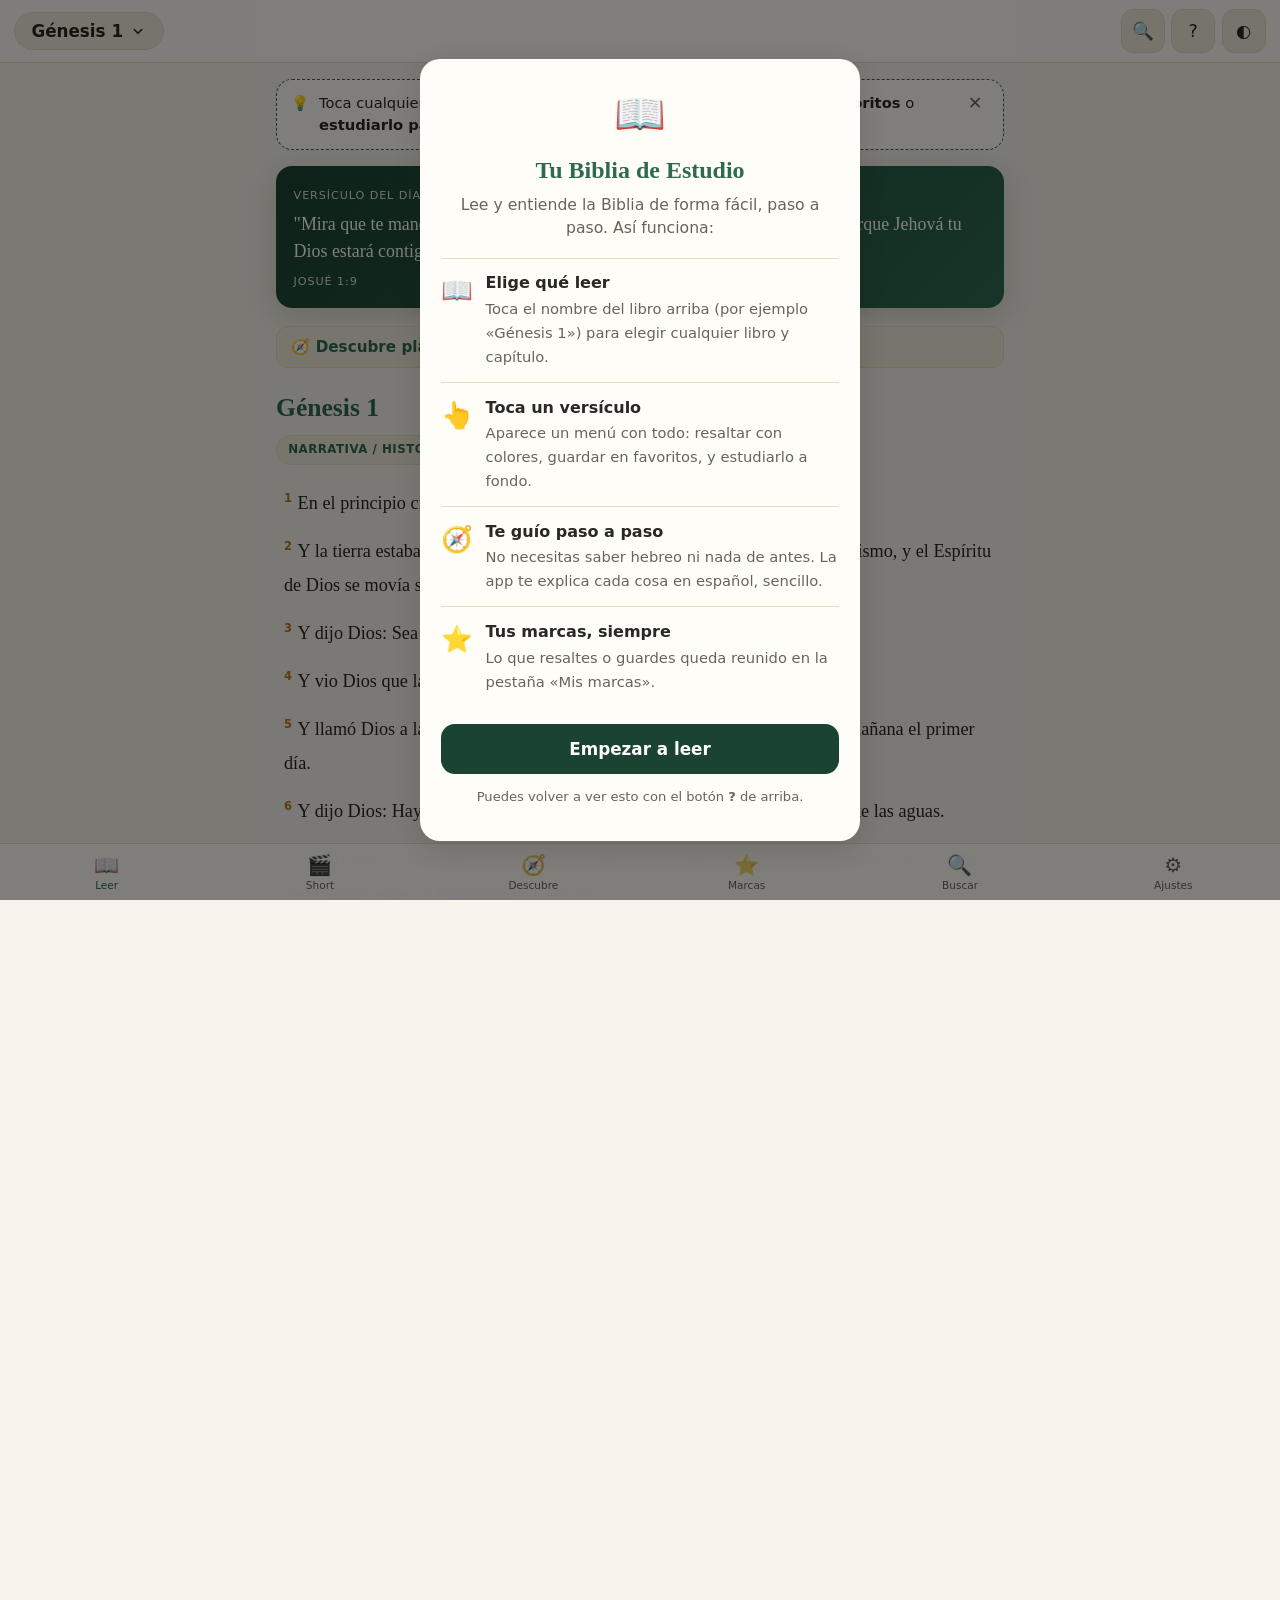
<file: index.html>
<!doctype html>
<html lang="es" data-theme="auto">
<head>
  <meta charset="utf-8" />
  <meta name="viewport" content="width=device-width, initial-scale=1, viewport-fit=cover" />
  <meta name="theme-color" content="#1b4332" />
  <meta name="description" content="Estudia la Biblia de forma sencilla: lee, resalta con colores, guarda favoritos, compara versiones y mira el hebreo original palabra por palabra." />
  <title>Biblia de Estudio</title>
  <link rel="manifest" href="manifest.webmanifest" />
  <link rel="icon" href="assets/icons/icon.svg" type="image/svg+xml" />
  <link rel="apple-touch-icon" href="assets/icons/icon-192.png" />
  <link rel="stylesheet" href="assets/css/app.css" />
</head>
<body>
  <!-- Barra superior -->
  <header class="topbar">
    <button id="btnNav" class="topbar__ref" aria-haspopup="dialog">
      <span id="refLabel">Génesis 1</span>
      <svg viewBox="0 0 24 24" class="chev" aria-hidden="true"><path d="M7 10l5 5 5-5" fill="none" stroke="currentColor" stroke-width="2" stroke-linecap="round" stroke-linejoin="round"/></svg>
    </button>
    <div class="topbar__right">
      <button id="btnFind" class="iconbtn" title="Buscar" aria-label="Buscar">🔍</button>
      <button id="btnHelp" class="iconbtn" title="¿Cómo se usa?" aria-label="Ayuda">?</button>
      <button id="btnTheme" class="iconbtn" title="Cambiar tema" aria-label="Cambiar tema">◐</button>
    </div>
  </header>

  <!-- Buscador rápido (desde cualquier pantalla) -->
  <div id="find" class="find" hidden>
    <div class="find__bar">
      <input id="findInput" type="search" placeholder="Versículo (Josué 1:9) o una palabra…" />
      <button class="short-ic" id="findClose" aria-label="Cerrar">✕</button>
    </div>
    <div class="find__results" id="findResults"></div>
  </div>

  <!-- Bienvenida / ¿Cómo se usa? -->
  <div id="welcome" class="welcome" hidden>
    <div class="welcome__card" role="dialog" aria-label="Bienvenida">
      <div id="welcomeBody"></div>
    </div>
  </div>

  <!-- Vistas -->
  <main id="app">
    <section id="view-read" class="view is-active"></section>
    <section id="view-short" class="view"></section>
    <section id="view-discover" class="view"></section>
    <section id="view-marks" class="view"></section>
    <section id="view-search" class="view"></section>
    <section id="view-settings" class="view"></section>
  </main>

  <!-- Navegación inferior -->
  <nav class="tabbar">
    <button class="tab is-active" data-view="read"><span class="tab__i">📖</span><span>Leer</span></button>
    <button class="tab" data-view="short"><span class="tab__i">🎬</span><span>Short</span></button>
    <button class="tab" data-view="discover"><span class="tab__i">🧭</span><span>Descubre</span></button>
    <button class="tab" data-view="marks"><span class="tab__i">⭐</span><span>Marcas</span></button>
    <button class="tab" data-view="search"><span class="tab__i">🔍</span><span>Buscar</span></button>
    <button class="tab" data-view="settings"><span class="tab__i">⚙️</span><span>Ajustes</span></button>
  </nav>

  <!-- Selector de libro/capítulo -->
  <div id="navigator" class="sheet" hidden>
    <div class="sheet__backdrop" data-close></div>
    <div class="sheet__panel" role="dialog" aria-label="Elegir libro y capítulo">
      <div class="sheet__grip"></div>
      <div class="sheet__head">
        <strong id="navTitle">Libros</strong>
        <button class="iconbtn" data-close aria-label="Cerrar">✕</button>
      </div>
      <div class="sheet__tabs">
        <button class="pill is-active" data-test="AT">Antiguo Testamento</button>
        <button class="pill" data-test="NT">Nuevo Testamento</button>
      </div>
      <div id="navBody" class="sheet__body"></div>
    </div>
  </div>

  <!-- Menú de acciones del versículo (el centro de todo) -->
  <div id="verse" class="sheet" hidden>
    <div class="sheet__backdrop" data-close></div>
    <div class="sheet__panel sheet__panel--actions" role="dialog" aria-label="Acciones del versículo">
      <div class="sheet__grip"></div>
      <div id="verseHead" class="verse-head"></div>
      <div class="swatches" id="swatches"></div>
      <div class="actions" id="verseActions"></div>
    </div>
  </div>

  <!-- Panel genérico (hebreo del versículo / comparar) -->
  <div id="panel" class="sheet" hidden>
    <div class="sheet__backdrop" data-close></div>
    <div class="sheet__panel" role="dialog" aria-label="Detalle">
      <div class="sheet__grip"></div>
      <div class="sheet__head">
        <strong id="panelTitle">Detalle</strong>
        <button class="iconbtn" data-close aria-label="Cerrar">✕</button>
      </div>
      <div id="panelBody" class="sheet__body"></div>
    </div>
  </div>

  <!-- Estudio de palabra (diccionario Strong) -->
  <div id="word" class="sheet" hidden>
    <div class="sheet__backdrop" data-close></div>
    <div class="sheet__panel sheet__panel--word" role="dialog" aria-label="Estudio de palabra">
      <div class="sheet__grip"></div>
      <div class="sheet__head">
        <strong>Estudio de palabra</strong>
        <button class="iconbtn" data-close aria-label="Cerrar">✕</button>
      </div>
      <div id="wordBody" class="sheet__body"></div>
    </div>
  </div>

  <div id="toast" class="toast" hidden></div>

  <script type="module" src="assets/js/app.js"></script>
</body>
</html>
</file>
<file: assets/css/app.css>
/* ============================================================
   Biblia de Estudio — estilos (rediseño simple y táctil)
   ============================================================ */
:root {
  --bg: #f7f3ea;
  --surface: #fffdf8;
  --surface-2: #f0ead9;
  --text: #2b2724;
  --text-soft: #6b6358;
  --line: #e4dcc9;
  --accent: #1b4332;
  --accent-soft: #2d6a4f;
  --accent-ink: #ffffff;
  --gold: #b7791f;
  --hebrew: #7a3e12;
  --strong: #9a7b4f;
  --shadow: 0 8px 30px rgba(40, 30, 10, .16);
  --radius: 16px;
  --maxw: 760px;
  --fs-read: 1.14rem;
  --ff-read: "Iowan Old Style", "Palatino Linotype", Palatino, "Georgia", serif;
  --ff-ui: system-ui, -apple-system, "Segoe UI", Roboto, sans-serif;
  --ff-heb: "SBL Hebrew", "Ezra SIL", "Taamey Frank CLM", "Times New Roman", "David", serif;
  /* resaltados (translúcidos: lucen bien en claro y oscuro) */
  --hl-amarillo: rgba(250, 204, 21, .40);
  --hl-verde:    rgba(74, 222, 128, .34);
  --hl-azul:     rgba(96, 165, 250, .34);
  --hl-rosa:     rgba(244, 114, 182, .34);
  --hl-naranja:  rgba(251, 146, 60, .38);
}
:root[data-theme="dark"] {
  --bg: #15130f; --surface: #1e1b16; --surface-2: #272219;
  --text: #ece6da; --text-soft: #a69f90; --line: #322c22;
  --accent: #2d6a4f; --accent-soft: #52b788; --accent-ink: #f3fff8;
  --gold: #d9a441; --hebrew: #e0b483; --strong: #c3a677;
  --shadow: 0 8px 30px rgba(0, 0, 0, .55);
  --hl-amarillo: rgba(250, 204, 21, .30);
  --hl-verde:    rgba(74, 222, 128, .26);
  --hl-azul:     rgba(96, 165, 250, .28);
  --hl-rosa:     rgba(244, 114, 182, .28);
  --hl-naranja:  rgba(251, 146, 60, .30);
}
@media (prefers-color-scheme: dark) {
  :root[data-theme="auto"] {
    --bg: #15130f; --surface: #1e1b16; --surface-2: #272219;
    --text: #ece6da; --text-soft: #a69f90; --line: #322c22;
    --accent: #2d6a4f; --accent-soft: #52b788; --accent-ink: #f3fff8;
    --gold: #d9a441; --hebrew: #e0b483; --strong: #c3a677;
    --shadow: 0 8px 30px rgba(0, 0, 0, .55);
    --hl-amarillo: rgba(250,204,21,.30); --hl-verde: rgba(74,222,128,.26);
    --hl-azul: rgba(96,165,250,.28); --hl-rosa: rgba(244,114,182,.28);
    --hl-naranja: rgba(251,146,60,.30);
  }
}

* { box-sizing: border-box; -webkit-tap-highlight-color: transparent; }
html, body { margin: 0; padding: 0; }
/* con un panel abierto, el fondo no se desplaza */
html.locked, html.locked body { overflow: hidden; height: 100%; }
body {
  background: var(--bg); color: var(--text);
  font-family: var(--ff-ui); line-height: 1.5;
  -webkit-text-size-adjust: 100%; overflow-x: hidden;
}
button { font-family: inherit; cursor: pointer; color: inherit; }

/* ---------- Barra superior ---------- */
.topbar {
  position: sticky; top: 0; z-index: 30;
  display: flex; align-items: center; justify-content: space-between; gap: .5rem;
  padding: calc(env(safe-area-inset-top) + .55rem) .9rem .55rem;
  background: color-mix(in srgb, var(--surface) 92%, transparent);
  backdrop-filter: saturate(1.3) blur(10px);
  border-bottom: 1px solid var(--line);
}
.topbar__ref {
  display: inline-flex; align-items: center; gap: .35rem;
  background: var(--surface-2); border: 1px solid var(--line); border-radius: 999px;
  padding: .5rem 1rem; font-size: 1.05rem; font-weight: 700;
}
.chev { width: 18px; height: 18px; }
.topbar__right { display: flex; gap: .4rem; }

/* Bienvenida / ¿Cómo se usa? */
.welcome { position: fixed; inset: 0; z-index: 70; display: flex; align-items: center; justify-content: center;
  background: rgba(0,0,0,.5); padding: 1rem; animation: fade .2s; }
.welcome[hidden] { display: none; }
.welcome__card { width: 100%; max-width: 440px; max-height: 90vh; overflow-y: auto;
  background: var(--surface); border-radius: 20px; box-shadow: var(--shadow);
  padding: 1.5rem 1.3rem calc(1.3rem + env(safe-area-inset-bottom)); animation: slideup .3s cubic-bezier(.2,.9,.2,1); }
.wc-hero { text-align: center; margin-bottom: 1.1rem; }
.wc-hero__i { font-size: 2.6rem; }
.wc-hero h2 { font-family: var(--ff-read); font-size: 1.5rem; color: var(--accent-soft); margin: .4rem 0 .3rem; }
.wc-hero p { color: var(--text-soft); margin: 0; font-size: .98rem; line-height: 1.5; }
.wc-step { display: flex; gap: .8rem; align-items: flex-start; padding: .8rem 0; border-top: 1px solid var(--line); }
.wc-step__i { font-size: 1.6rem; flex: none; width: 2rem; text-align: center; }
.wc-step__t b { display: block; font-size: 1rem; margin-bottom: .1rem; }
.wc-step__t span { color: var(--text-soft); font-size: .92rem; line-height: 1.45; }
.wc-go { width: 100%; margin-top: 1.1rem; background: var(--accent); color: var(--accent-ink);
  border: none; border-radius: 14px; padding: .95rem; font-size: 1.05rem; font-weight: 700; }
.wc-skip { display: block; margin: .7rem auto 0; background: none; border: none; color: var(--text-soft); font-size: .9rem; }
.iconbtn {
  min-width: 44px; height: 44px; padding: 0 .6rem;
  display: inline-flex; align-items: center; justify-content: center;
  background: var(--surface-2); border: 1px solid var(--line); border-radius: 12px;
  font-size: 1.1rem;
}

/* ---------- Vistas ---------- */
main#app { max-width: var(--maxw); margin: 0 auto; padding-bottom: 92px; }
.view { display: none; padding: 1rem 1rem 0; animation: fade .25s ease; }
.view.is-active { display: block; }
@keyframes fade { from { opacity: 0; transform: translateY(6px); } to { opacity: 1; transform: none; } }

/* ---------- Lectura ---------- */
.chapter-title { font-family: var(--ff-read); font-size: 1.6rem; color: var(--accent-soft); margin: .3rem 0 .5rem; }
.bookbar { display: flex; align-items: center; gap: .5rem; flex-wrap: wrap; margin: 0 0 1rem; }
.bookbar__genre { font-size: .74rem; font-weight: 700; text-transform: uppercase; letter-spacing: .04em;
  color: var(--accent-soft); background: var(--surface-2); border: 1px solid var(--line); border-radius: 999px; padding: .3rem .7rem; }
.bookbar__about { font-size: .85rem; font-weight: 600; color: var(--accent-soft); background: none; border: none; padding: .3rem .2rem; }
.bi-genre-name { font-family: var(--ff-read); font-size: 1.3rem; color: var(--hebrew); margin-bottom: .3rem; }
.bookintro__genre { margin-bottom: 1rem; }
.bi-facts { display: flex; flex-direction: column; gap: .4rem; margin: .4rem 0 1rem; }
.bi-fact { display: flex; justify-content: space-between; gap: 1rem; border-bottom: 1px solid var(--line); padding-bottom: .4rem; }
.bi-fact span { color: var(--text-soft); font-size: .88rem; }
.bi-fact b { text-align: right; font-size: .92rem; }
.bi-outline { margin: .3rem 0 0; padding-left: 1.1rem; }
.bi-outline li { font-size: .98rem; line-height: 1.5; margin-bottom: .25rem; }
.occ-key { border: 1px solid var(--line); background: var(--surface-2); color: var(--accent-soft);
  border-radius: 10px; padding: .55rem .8rem; font-size: .95rem; font-weight: 700; }
.verse {
  position: relative;
  font-family: var(--ff-read); font-size: var(--fs-read); line-height: 1.85;
  margin: 0 0 .1rem; padding: .4rem .5rem; border-radius: 10px;
  scroll-margin-top: 84px; cursor: pointer; transition: background .15s;
}
.verse:active { background: var(--surface-2); }
.verse.is-hl { outline: none; }
.verse.hl-amarillo { background: var(--hl-amarillo); }
.verse.hl-verde { background: var(--hl-verde); }
.verse.hl-azul { background: var(--hl-azul); }
.verse.hl-rosa { background: var(--hl-rosa); }
.verse.hl-naranja { background: var(--hl-naranja); }
.verse.flash { animation: flash 1.4s ease; }
@keyframes flash { 0%,100%{ background: transparent; } 30%{ background: color-mix(in srgb, var(--gold) 26%, transparent); } }
.verse__n { font-family: var(--ff-ui); font-size: .72rem; font-weight: 800; color: var(--gold);
  vertical-align: super; margin-inline-end: .35rem; }
.verse__fav { color: var(--gold); margin-inline-start: .3rem; font-size: .85rem; }

/* consejo inicial */
.tip { display: flex; gap: .6rem; align-items: flex-start;
  background: var(--surface); border: 1px dashed var(--accent-soft); border-radius: var(--radius);
  padding: .8rem .9rem; margin-bottom: 1rem; font-size: .92rem; }
.tip button { margin-inline-start: auto; background: none; border: none; color: var(--text-soft); font-size: 1.1rem; }

/* versículo del día */
.daily { background: linear-gradient(135deg, var(--accent), var(--accent-soft)); color: var(--accent-ink);
  border-radius: var(--radius); padding: 1rem 1.1rem; margin-bottom: 1.1rem; box-shadow: var(--shadow); cursor: pointer; }
.daily small { opacity: .85; text-transform: uppercase; letter-spacing: .08em; font-size: .7rem; }
.daily p { font-family: var(--ff-read); font-size: 1.12rem; margin: .3rem 0 .2rem; }

.disc-cta { width: 100%; text-align: left; background: var(--surface-2); border: 1px solid var(--line);
  border-radius: 12px; padding: .7rem .9rem; margin-bottom: 1rem; color: var(--accent-soft); font-weight: 600; font-size: .95rem; }
.disc-cta:active { background: var(--surface); }

/* paginador de capítulo */
.pager { display: flex; justify-content: space-between; gap: .6rem; margin: 1.4rem 0 .5rem; }
.pager button { flex: 1; background: var(--surface-2); border: 1px solid var(--line);
  border-radius: 12px; padding: .7rem; font-weight: 600; font-size: .95rem; }
.pager button:disabled { opacity: .4; }

/* interlineal de un versículo (en panel) */
.iln__es { font-family: var(--ff-read); font-size: 1.05rem; color: var(--text-soft); margin: 0 0 .7rem;
  padding-bottom: .7rem; border-bottom: 1px solid var(--line); }
.iln__heb { direction: rtl; text-align: right; display: flex; flex-wrap: wrap; gap: .2rem .55rem; }
.hw { display: inline-flex; flex-direction: column; align-items: center; gap: 1px;
  padding: .25rem .35rem; border-radius: 10px; background: var(--surface-2); border: 1px solid var(--line); }
.hw:active { background: var(--accent); }
.hw__h { font-family: var(--ff-heb); font-size: 1.75rem; color: var(--hebrew); line-height: 1.35; }
.hw__s { font-family: var(--ff-ui); font-size: .62rem; color: var(--strong); direction: ltr; }
.iln__hint { margin-top: .9rem; color: var(--text-soft); font-size: .85rem; text-align: center; }

/* ---- Guía de estudio paso a paso ---- */
.study-intro { color: var(--text-soft); font-size: .95rem; margin: .4rem 0 1rem; line-height: 1.5; }
.explainer { background: var(--surface-2); border: 1px solid var(--line); border-radius: 12px; margin-bottom: 1rem; }
.explainer summary { cursor: pointer; padding: .8rem .9rem; font-weight: 700; color: var(--accent-soft); list-style: none; }
.explainer summary::-webkit-details-marker { display: none; }
.explainer__b { padding: 0 .9rem .6rem; }
.explainer__b p { font-size: .92rem; line-height: 1.55; margin: .5rem 0; color: var(--text); }
.step { border: 1px solid var(--line); border-radius: 14px; margin-bottom: .7rem; overflow: hidden; background: var(--surface); }
.step[open] { box-shadow: var(--shadow); }
.step > summary { cursor: pointer; display: flex; align-items: center; gap: .7rem; padding: .8rem .85rem; list-style: none; background: var(--surface-2); }
.step > summary::-webkit-details-marker { display: none; }
.step__n { flex: none; width: 30px; height: 30px; border-radius: 50%; background: var(--accent); color: var(--accent-ink);
  display: inline-flex; align-items: center; justify-content: center; font-weight: 800; font-size: .95rem; }
.step__tt { flex: 1; display: flex; flex-direction: column; line-height: 1.2; }
.step__tt b { font-size: 1rem; }
.step__tt small { color: var(--text-soft); font-size: .8rem; }
.step__chev { color: var(--text-soft); transition: transform .2s; }
.step[open] .step__chev { transform: rotate(180deg); }
.step__b { padding: .9rem .85rem 1rem; }
.step-q { font-size: .96rem; line-height: 1.55; color: var(--text); margin: 0 0 .7rem; }
.note { margin-top: .4rem; }
.note__lab { font-size: .78rem; color: var(--text-soft); font-weight: 700; margin-bottom: .3rem; }
.note__ta { width: 100%; border: 1px solid var(--line); border-radius: 10px; background: var(--surface-2);
  color: var(--text); font-family: var(--ff-ui); font-size: 1rem; padding: .6rem .7rem; resize: vertical; line-height: 1.5; }
.note__ta:focus { outline: 2px solid var(--accent-soft); outline-offset: 1px; }
.legend { font-size: .85rem; color: var(--text-soft); background: var(--surface-2); border: 1px dashed var(--line);
  border-radius: 10px; padding: .5rem .7rem; margin-bottom: .7rem; line-height: 1.5; }
.step-actions { display: grid; grid-template-columns: 1fr 1fr; gap: .6rem; margin-top: .3rem; }
.step-note { font-size: .85rem; line-height: 1.5; color: var(--text); background: color-mix(in srgb, var(--gold) 12%, transparent);
  border: 1px solid color-mix(in srgb, var(--gold) 40%, transparent); border-radius: 10px; padding: .55rem .7rem; margin: .8rem 0 0; }

/* etiquetas del diccionario de palabra */
.wlab { font-size: .72rem; text-transform: uppercase; letter-spacing: .06em; color: var(--text-soft); margin-top: .6rem; }
.wcode { background: var(--surface-2); border: 1px solid var(--line); border-radius: 12px; padding: .6rem .75rem; margin-bottom: .9rem; }
.wcode__top { display: flex; align-items: center; gap: .5rem; margin-bottom: .3rem; }
.wcode__badge { font-size: .82rem; font-weight: 800; color: var(--gold); background: var(--surface); border: 1px solid var(--line); border-radius: 999px; padding: .15rem .6rem; }
.wcode__t { font-weight: 700; font-size: .9rem; }
.wcode p { margin: 0; font-size: .88rem; line-height: 1.5; }

/* estudiar palabra por palabra (en panel) */
.study-es { font-family: var(--ff-read); font-size: 1.08rem; line-height: 1.6; color: var(--text);
  background: var(--surface-2); border: 1px solid var(--line); border-radius: 12px; padding: .7rem .85rem; }
.sw-list { display: flex; flex-direction: column; gap: .5rem; }
.sw-word { display: flex; align-items: center; gap: .8rem; background: var(--surface);
  border: 1px solid var(--line); border-radius: 12px; padding: .55rem .7rem; cursor: pointer; transition: background .15s; }
.sw-word:active { background: var(--surface-2); }
.sw-word__heb { font-family: var(--ff-heb); font-size: 2rem; color: var(--hebrew); direction: rtl;
  min-width: 92px; text-align: center; flex: none; line-height: 1.25; }
.sw-word__grk { font-family: var(--ff-read); font-size: 1.5rem; color: var(--hebrew); direction: ltr;
  min-width: 92px; text-align: center; flex: none; line-height: 1.3; }
.wh__h--grk { font-family: var(--ff-read); font-size: 2.2rem; }
.cmp-row__t.grk { direction: ltr; text-align: left; font-family: var(--ff-read); font-size: 1.18rem; color: var(--hebrew); line-height: 1.5; }
.sw-word__mid { flex: 1; min-width: 0; display: flex; flex-direction: column; gap: 1px; }
.sw-word__translit { font-size: .8rem; color: var(--text-soft); font-style: italic; }
.sw-word__mean { font-size: 1.02rem; color: var(--text); line-height: 1.35; }
.sw-word__mean b { font-weight: 700; }
.sw-word__more { display: block; font-size: .82rem; color: var(--text-soft); margin-top: 1px; }
.sw-word__mean .en { color: var(--text-soft); font-size: .8rem; }
.sw-word__code { font-size: .72rem; font-weight: 800; color: var(--gold); flex: none; white-space: nowrap; }

/* comparar (en panel) */
.cmp-row { margin-bottom: .9rem; border: 1px solid var(--line); border-radius: 12px; overflow: hidden; }
.cmp-row__h { background: var(--surface-2); padding: .45rem .8rem; font-weight: 700; font-size: .85rem;
  display: flex; justify-content: space-between; align-items: center; }
.cmp-row__h small { color: var(--text-soft); font-weight: 500; }
.cmp-row__t { padding: .6rem .8rem; font-family: var(--ff-read); font-size: 1.02rem; line-height: 1.6; }
.cmp-row__t.rtl { direction: rtl; text-align: right; font-family: var(--ff-heb); font-size: 1.4rem; color: var(--hebrew); }
.cmp-sel-h { font-size: .74rem; text-transform: uppercase; letter-spacing: .06em; color: var(--text-soft); margin: 1.2rem 0 .55rem; }
.cmp-add { margin: .2rem 0 .4rem; }
.cmp-add summary { cursor: pointer; color: var(--accent-soft); font-weight: 700; padding: .55rem 0; list-style: none; font-size: .9rem; }
.cmp-add summary::-webkit-details-marker { display: none; }
.cmp-row__h b { color: var(--accent-soft); text-transform: uppercase; font-size: .78rem; letter-spacing: .04em; }
.cmp-pick { display: flex; flex-wrap: wrap; gap: .45rem; padding: .1rem 0 .6rem; }
.vchip { border: 1px solid var(--line); background: var(--surface-2); border-radius: 999px;
  padding: .5rem .85rem; font-size: .88rem; display: inline-flex; align-items: center; gap: .35rem; }
.vchip small { color: var(--text-soft); font-size: .76rem; }
.vchip.on { background: var(--accent); color: var(--accent-ink); border-color: var(--accent); }
.vchip.on small { color: var(--accent-ink); opacity: .85; }
.vchip__c { font-weight: 800; }

/* ---------- Buscar ---------- */
.search-box { display: flex; gap: .5rem; margin-bottom: 1rem; }
.search-box input { flex: 1; font-size: 1rem; padding: .8rem .9rem; border-radius: 12px;
  border: 1px solid var(--line); background: var(--surface); color: var(--text); }
.result { border-bottom: 1px solid var(--line); padding: .8rem .2rem; cursor: pointer; }
.result__ref { font-weight: 700; color: var(--accent-soft); font-size: .85rem; }
.result__t { font-family: var(--ff-read); font-size: 1rem; }
.result mark, .cmp-row__t mark { background: color-mix(in srgb, var(--gold) 38%, transparent); color: inherit; border-radius: 3px; }

/* ---------- Mis marcas ---------- */
.seg { display: inline-flex; background: var(--surface-2); border: 1px solid var(--line); border-radius: 12px; overflow: hidden; }
.seg button { border: none; background: transparent; padding: .5rem .9rem; font-size: .92rem; font-weight: 600; color: var(--text); }
.seg button.is-active { background: var(--accent); color: var(--accent-ink); }
.mark { display: flex; gap: .7rem; align-items: flex-start; padding: .8rem .2rem; border-bottom: 1px solid var(--line); cursor: pointer; }
.mark__dot { width: 14px; height: 14px; border-radius: 50%; margin-top: .35rem; flex: none; border: 1px solid rgba(0,0,0,.1); }
.mark__body { flex: 1; min-width: 0; }
.mark__ref { font-weight: 700; color: var(--accent-soft); font-size: .86rem; }
.mark__t { font-family: var(--ff-read); font-size: 1rem; overflow: hidden; display: -webkit-box; -webkit-line-clamp: 2; -webkit-box-orient: vertical; }
.mark__x { background: none; border: none; color: var(--text-soft); font-size: 1.2rem; padding: 0 .3rem; }
.empty { text-align: center; color: var(--text-soft); padding: 3rem 1rem; }
.empty__i { font-size: 2.4rem; display: block; margin-bottom: .5rem; }

/* ---------- Ajustes ---------- */
.card { background: var(--surface); border: 1px solid var(--line); border-radius: var(--radius); padding: 1rem; margin-bottom: 1rem; }
.card h3 { margin: 0 0 .6rem; font-size: 1rem; }
.row { display: flex; align-items: center; justify-content: space-between; gap: 1rem; padding: .6rem 0; border-top: 1px solid var(--line); }
.row:first-of-type { border-top: none; }
.muted { color: var(--text-soft); font-size: .88rem; }

/* ---------- Pestañas inferiores ---------- */
.tabbar {
  position: fixed; left: 0; right: 0; bottom: 0; z-index: 30;
  display: grid; grid-template-columns: repeat(6, 1fr);
  background: color-mix(in srgb, var(--surface) 95%, transparent);
  backdrop-filter: blur(10px); border-top: 1px solid var(--line);
  padding-bottom: env(safe-area-inset-bottom);
}
.tab { border: none; background: transparent; color: var(--text-soft);
  display: flex; flex-direction: column; align-items: center; gap: 2px; padding: .55rem 0; font-size: .66rem; position: relative; }
.tab.is-active { color: var(--accent-soft); }
.tab__i { font-size: 1.25rem; filter: grayscale(.3); }
.tab.is-active .tab__i { filter: none; }
.tab__badge { position: absolute; top: .25rem; right: calc(50% - 22px);
  background: var(--gold); color: #fff; font-size: .6rem; font-weight: 700;
  min-width: 15px; height: 15px; border-radius: 999px; padding: 0 3px;
  display: inline-flex; align-items: center; justify-content: center; }

/* ---------- Memorizar (juego + racha) ---------- */
.mem-cta { width: 100%; display: flex; align-items: center; gap: .8rem; text-align: left;
  background: linear-gradient(135deg, var(--accent), var(--accent-soft)); color: var(--accent-ink);
  border: none; border-radius: var(--radius); padding: .9rem 1rem; margin-bottom: 1.2rem; box-shadow: var(--shadow); }
.mem-cta:active { filter: brightness(.95); }
.mem-cta__i { font-size: 1.9rem; flex: none; }
.mem-cta__b { flex: 1; min-width: 0; }
.mem-cta__t { display: block; font-weight: 800; font-size: 1.05rem; }
.mem-cta__d { display: block; font-size: .85rem; opacity: .9; }
.mem-cta__streak { font-weight: 800; font-size: 1rem; background: rgba(255,255,255,.2); padding: .2rem .55rem; border-radius: 999px; }
.mem-cta__go { font-size: 1.5rem; opacity: .9; }
.mem-stats { display: grid; grid-template-columns: repeat(3, 1fr); gap: .6rem; margin: .2rem 0 1rem; }
.mem-stat { background: var(--surface-2); border: 1px solid var(--line); border-radius: 12px; padding: .7rem .4rem; text-align: center; }
.mem-stat b { display: block; font-size: 1.15rem; color: var(--accent-soft); }
.mem-stat span { font-size: .72rem; color: var(--text-soft); }
.mem-item { display: flex; gap: .6rem; align-items: center; padding: .7rem .2rem; border-bottom: 1px solid var(--line); }
.mem-item__b { flex: 1; min-width: 0; cursor: pointer; }
.mem-item__r { font-weight: 700; color: var(--accent-soft); font-size: .86rem; }
.mem-item__r small { color: var(--text-soft); font-weight: 500; }
.mem-item__t { font-family: var(--ff-read); font-size: 1rem; overflow: hidden; display: -webkit-box; -webkit-line-clamp: 1; -webkit-box-orient: vertical; }
.mem-dots { display: flex; gap: 4px; margin-top: .3rem; }
.mem-dot { width: 9px; height: 9px; border-radius: 50%; background: var(--line); }
.mem-dot.on { background: var(--gold); }
/* juego */
.mem-progress { font-size: .78rem; text-transform: uppercase; letter-spacing: .05em; color: var(--text-soft); text-align: center; }
.mem-mode { width: fit-content; max-width: 100%; margin: .15rem auto .35rem; padding: .3rem .95rem; border-radius: 999px;
  background: color-mix(in srgb, var(--accent-soft) 18%, transparent); color: var(--accent-soft); font-weight: 800; font-size: 1rem; }
.mem-ref { text-align: center; font-weight: 800; color: var(--accent-soft); font-size: 1.1rem; margin: .2rem 0 .7rem; }
/* galería de juegos (hace visibles todos los modos) */
.mem-games { display: grid; grid-template-columns: 1fr 1fr; gap: .5rem; margin: .2rem 0 .3rem; }
.mem-game { display: flex; align-items: center; gap: .55rem; text-align: left; background: var(--surface);
  border: 1px solid var(--line); border-radius: 12px; padding: .6rem .7rem; width: 100%; cursor: pointer; box-shadow: 0 2px 0 var(--line); }
.mem-game:active { transform: translateY(1px); }
.mem-game__i { font-size: 1.4rem; line-height: 1; }
.mem-game__t { display: flex; flex-direction: column; line-height: 1.2; min-width: 0; }
.mem-game__t b { font-size: .9rem; color: var(--text); }
.mem-game__t small { font-size: .72rem; color: var(--text-soft); }
.mem-peek { font-family: var(--ff-read); font-size: 1.1rem; line-height: 1.6; background: var(--surface-2); border: 1px solid var(--line);
  border-radius: 12px; padding: .8rem; max-height: 0; overflow: hidden; opacity: 0; transition: all .25s; margin-bottom: 0; }
.mem-peek.show { max-height: 260px; opacity: 1; padding: .8rem; margin-bottom: .7rem; }
.mem-peekbtn { display: block; margin: 0 auto .6rem; background: var(--surface-2); border: 1px solid var(--line); border-radius: 999px; padding: .4rem 1rem; color: var(--accent-soft); font-weight: 600; }
.mem-hint { text-align: center; color: var(--text-soft); font-size: .88rem; margin: .4rem 0 .5rem; }
.mem-target { min-height: 3rem; background: var(--surface-2); border: 1px dashed var(--line); border-radius: 12px; padding: .7rem .8rem;
  font-family: var(--ff-read); font-size: 1.15rem; line-height: 1.7; margin-bottom: .6rem; transition: background .2s; }
.mem-target.ok { background: color-mix(in srgb, var(--accent-soft) 18%, transparent); border-style: solid; border-color: var(--accent-soft); }
.mem-status { text-align: center; min-height: 1.4rem; font-weight: 800; color: var(--accent-soft); }
.mem-status.win { font-size: 1.15rem; animation: pop .3s ease; }
@keyframes pop { 0% { transform: scale(.6); opacity: 0; } 100% { transform: scale(1); opacity: 1; } }
.mem-pool { display: flex; flex-wrap: wrap; gap: .5rem; justify-content: center; }
.mem-chip { font-family: var(--ff-read); font-size: 1.1rem; background: var(--surface); border: 1px solid var(--line);
  border-radius: 10px; padding: .5rem .8rem; color: var(--text); box-shadow: 0 2px 0 var(--line); }
.mem-chip:active { transform: translateY(1px); }
.mem-chip.used { opacity: 0; pointer-events: none; }
.mem-chip.shake { animation: shake .4s; border-color: var(--danger); }
@keyframes shake { 0%,100%{transform:translateX(0)} 20%{transform:translateX(-6px)} 40%{transform:translateX(6px)} 60%{transform:translateX(-4px)} 80%{transform:translateX(4px)} }
.mem-pool--chunks .mem-chip { font-size: 1rem; }
/* frase con huecos / primera letra */
.mem-sentence { font-family: var(--ff-read); font-size: 1.15rem; line-height: 2; background: var(--surface-2); border: 1px solid var(--line);
  border-radius: 12px; padding: .8rem; margin-bottom: .7rem; }
.mem-word { color: var(--text); }
.mem-slot { display: inline-block; min-width: 2.2rem; text-align: center; color: var(--accent-soft); font-weight: 700;
  border-bottom: 2px solid var(--accent-soft); border-radius: 3px; padding: 0 .15rem; letter-spacing: .06em; }
.mem-slot.filled { color: var(--text); border-bottom-color: transparent; font-weight: 400; letter-spacing: normal;
  background: color-mix(in srgb, var(--accent-soft) 16%, transparent); animation: pop .25s ease; }
.mem-done { text-align: center; padding: 2rem 1rem 1rem; }
.mem-done__i { font-size: 3rem; }
.mem-done h3 { margin: .4rem 0 .3rem; color: var(--accent-soft); }

/* ---------- Descubre (planes y temas) ---------- */
.disc-h { font-family: var(--ff-read); font-size: 1.35rem; color: var(--accent-soft); margin: .6rem 0 .3rem; }
.disc-sub { color: var(--text-soft); font-size: .9rem; margin: 0 0 1rem; }
.sec-h { font-size: .78rem; text-transform: uppercase; letter-spacing: .06em; color: var(--text-soft); margin: 1.4rem 0 .6rem; }
.plan-card { display: flex; gap: .8rem; align-items: center; background: var(--surface); border: 1px solid var(--line);
  border-radius: var(--radius); padding: .8rem .9rem; margin-bottom: .7rem; cursor: pointer; text-align: left; width: 100%; }
.plan-card:active { background: var(--surface-2); }
.plan-card__i { font-size: 1.7rem; flex: none; }
.plan-card__b { flex: 1; min-width: 0; }
.plan-card__t { display: block; font-weight: 700; font-size: 1.02rem; margin-bottom: .1rem; }
.plan-card__d { display: block; color: var(--text-soft); font-size: .86rem; line-height: 1.4; }
.plan-prog { margin-top: .4rem; display: flex; align-items: center; gap: .5rem; }
.plan-bar { flex: 1; height: 7px; background: var(--surface-2); border: 1px solid var(--line); border-radius: 999px; overflow: hidden; }
.plan-bar > i { display: block; height: 100%; background: var(--accent-soft); }
.plan-prog small { color: var(--accent-soft); font-weight: 700; font-size: .78rem; white-space: nowrap; }
.tema-grid { display: grid; grid-template-columns: 1fr 1fr; gap: .6rem; }
.tema-card { display: flex; flex-direction: column; align-items: flex-start; gap: .2rem; background: var(--surface);
  border: 1px solid var(--line); border-radius: 14px; padding: .8rem; cursor: pointer; }
.tema-card:active { background: var(--surface-2); }
.tema-card__i { font-size: 1.5rem; }
.tema-card__t { font-weight: 700; font-size: .95rem; line-height: 1.2; }

/* detalle de plan (días) y tema (versículos) */
.day-row { display: flex; align-items: center; gap: .7rem; padding: .7rem .2rem; border-bottom: 1px solid var(--line); cursor: pointer; }
.day-check { width: 26px; height: 26px; flex: none; border-radius: 50%; border: 2px solid var(--line);
  display: inline-flex; align-items: center; justify-content: center; font-size: .9rem; color: transparent; background: none; }
.day-check.done { background: var(--accent); border-color: var(--accent); color: var(--accent-ink); }
.day-row__b { flex: 1; min-width: 0; }
.day-row__n { font-weight: 700; font-size: .82rem; color: var(--accent-soft); }
.day-row__r { font-family: var(--ff-read); font-size: 1rem; }
.day-go { color: var(--text-soft); font-size: 1.1rem; }
.tema-v { padding: .7rem .2rem; border-bottom: 1px solid var(--line); cursor: pointer; }
.tema-v__r { font-weight: 700; color: var(--accent-soft); font-size: .85rem; }
.tema-v__t { font-family: var(--ff-read); font-size: 1.02rem; line-height: 1.55; }

/* ---------- Hojas / modales ---------- */
.sheet { position: fixed; inset: 0; z-index: 50; display: flex; align-items: flex-end; justify-content: center; }
.sheet[hidden] { display: none; }
.sheet__backdrop { position: absolute; inset: 0; background: rgba(0,0,0,.45); animation: fade .2s; }
.sheet__panel { position: relative; width: 100%; max-width: var(--maxw); max-height: 86vh;
  display: flex; flex-direction: column; background: var(--surface);
  border-radius: 20px 20px 0 0; box-shadow: var(--shadow);
  animation: slideup .3s cubic-bezier(.2,.9,.2,1); padding-bottom: env(safe-area-inset-bottom); }
.sheet__panel--word { max-height: 80vh; }
.sheet__panel--actions { padding-bottom: calc(env(safe-area-inset-bottom) + .6rem); }
@keyframes slideup { from { transform: translateY(100%); } to { transform: none; } }
.sheet__grip { width: 42px; height: 5px; border-radius: 999px; background: var(--line); margin: .55rem auto .2rem; }
.sheet__head { display: flex; justify-content: space-between; align-items: center; padding: .7rem 1rem; border-bottom: 1px solid var(--line); }
.sheet__tabs { display: flex; gap: .5rem; padding: .7rem 1rem 0; }
.pill { border: 1px solid var(--line); background: var(--surface-2); border-radius: 999px; padding: .45rem .9rem; font-size: .85rem; }
.pill.is-active { background: var(--accent); color: var(--accent-ink); border-color: var(--accent); }
.sheet__body { overflow-y: auto; overscroll-behavior: contain; -webkit-overflow-scrolling: touch; padding: 1rem; }
.sheet__panel { overscroll-behavior: contain; }
.welcome__card { overscroll-behavior: contain; }

/* menú de acciones del versículo */
.verse-head { padding: .2rem 1.1rem .4rem; }
.verse-head strong { color: var(--accent-soft); font-size: 1.05rem; }
.verse-head p { font-family: var(--ff-read); font-size: 1.05rem; margin: .3rem 0 0; color: var(--text); }
.swatches { display: flex; gap: .7rem; justify-content: center; padding: .8rem 1rem; }
.swatch { width: 40px; height: 40px; border-radius: 50%; border: 2px solid var(--line); }
.swatch.sel { border-color: var(--text); transform: scale(1.12); }
.swatch[data-c="amarillo"] { background: #facc15; }
.swatch[data-c="verde"] { background: #4ade80; }
.swatch[data-c="azul"] { background: #60a5fa; }
.swatch[data-c="rosa"] { background: #f472b6; }
.swatch[data-c="naranja"] { background: #fb923c; }
.swatch--none { background: var(--surface-2); display: flex; align-items: center; justify-content: center; font-size: 1.1rem; color: var(--text-soft); }
.actions { display: grid; grid-template-columns: 1fr 1fr; gap: .6rem; padding: .4rem 1rem .6rem; }
.action { display: flex; flex-direction: column; align-items: center; gap: .25rem;
  background: var(--surface-2); border: 1px solid var(--line); border-radius: 14px; padding: .9rem .4rem; font-size: .82rem; font-weight: 600; }
.action:active { background: var(--accent); color: var(--accent-ink); }
.action.on { background: var(--accent); color: var(--accent-ink); border-color: var(--accent); }
.action__i { font-size: 1.35rem; }
.action--wide { grid-column: 1 / -1; }

/* libros / capítulos */
.book-grid { display: grid; grid-template-columns: repeat(auto-fill, minmax(100px, 1fr)); gap: .45rem; }
.book-grid button { border: 1px solid var(--line); background: var(--surface-2); border-radius: 12px; padding: .6rem .4rem; font-size: .84rem; text-align: center; }
.book-grid button.heb::after { content: "עב"; display: block; font-family: var(--ff-heb); font-size: .72rem; color: var(--strong); margin-top: 2px; }
.book-grid button.grk::after { content: "Ω"; display: block; font-size: .72rem; color: var(--strong); margin-top: 2px; }
.chap-grid { display: grid; grid-template-columns: repeat(auto-fill, minmax(54px, 1fr)); gap: .4rem; }
.chap-grid button { border: 1px solid var(--line); background: var(--surface-2); border-radius: 12px; padding: .65rem 0; font-weight: 700; }
.backlink { background: none; border: none; color: var(--accent-soft); font-weight: 700; padding: 0 0 .7rem; font-size: .95rem; }

/* estudio de palabra */
.wh { text-align: center; margin-bottom: .8rem; }
.wh__h { font-family: var(--ff-heb); font-size: 2.7rem; color: var(--hebrew); }
.wh__x { color: var(--text-soft); font-size: 1rem; }
.wh__code { display: inline-block; margin-top: .3rem; font-size: .78rem; font-weight: 800; color: var(--gold);
  background: var(--surface-2); border: 1px solid var(--line); border-radius: 999px; padding: .15rem .6rem; }
.wsec { margin-bottom: .9rem; }
.wsec h4 { margin: 0 0 .25rem; font-size: .76rem; text-transform: uppercase; letter-spacing: .06em; color: var(--text-soft); }
.wsec p { margin: 0; font-size: .98rem; }
.wsec--es p { font-size: 1.12rem; font-weight: 600; }
.occ { display: flex; flex-wrap: wrap; gap: .4rem; }
.occ button { border: 1px solid var(--line); background: var(--surface-2); color: var(--accent-soft); border-radius: 8px; padding: .3rem .55rem; font-size: .82rem; font-weight: 600; }
.loading { text-align: center; color: var(--text-soft); padding: 2.4rem 0; }
.spin { display: inline-block; width: 24px; height: 24px; border: 3px solid var(--line); border-top-color: var(--accent-soft); border-radius: 50%; animation: sp .8s linear infinite; }
@keyframes sp { to { transform: rotate(360deg); } }

.toast { position: fixed; bottom: 104px; left: 50%; transform: translateX(-50%);
  background: var(--text); color: var(--bg); padding: .65rem 1.1rem; border-radius: 999px; font-size: .9rem; z-index: 80; box-shadow: var(--shadow); max-width: 90%; text-align: center; }
.toast[hidden] { display: none; }

/* ========================= Biblia en Short ========================= */
html.short-mode .topbar, html.short-mode .tabbar { display: none; }
html.short-mode, html.short-mode body { overflow: hidden; height: 100%; }
#view-short { padding: 0; }
#view-short.is-active { position: fixed; inset: 0; z-index: 25; background: var(--bg);
  display: flex; flex-direction: column; animation: none; overflow: hidden; }

.short-stage { position: relative; flex: 1; overflow: hidden; }
.short-card { position: absolute; inset: 0; display: flex; align-items: center; justify-content: center;
  padding: 4.6rem 1.5rem 8rem; color: var(--accent-ink);
  background: radial-gradient(130% 100% at 50% 0%, var(--accent-soft) 0%, var(--accent) 70%);
  transition: transform .52s cubic-bezier(.16,1,.3,1), opacity .42s ease; will-change: transform, opacity; }
.short-card__in { max-height: 100%; overflow: auto; text-align: center; width: 100%; cursor: pointer; }
.short-ref { font-weight: 800; font-size: 1rem; letter-spacing: .02em;
  background: rgba(255,255,255,.18); display: inline-block; padding: .3rem .95rem; border-radius: 999px; margin-bottom: 1.2rem; }
.short-text { font-family: var(--ff-read); font-size: clamp(1.5rem, 6.2vw, 2.25rem); line-height: 1.5; font-weight: 500; }
.short-text .sw { transition: background .12s, color .12s; border-radius: .22rem; padding: 0 .04em; }
.short-text .sw.lit { background: rgba(255,255,255,.9); color: var(--accent); }
.short-ic.on { background: rgba(255,255,255,.26); }
.short-tap { margin-top: 1.5rem; font-size: .78rem; opacity: .55; }
.short-card.speaking .short-ref { animation: shPulse 1.5s ease-in-out infinite; }
@keyframes shPulse { 0%,100%{ box-shadow: 0 0 0 0 rgba(255,255,255,.35) } 50%{ box-shadow: 0 0 0 .5rem rgba(255,255,255,0) } }
.short-card.from-bottom { transform: translateY(100%) scale(.94); opacity: 0; }
.short-card.from-top { transform: translateY(-100%) scale(.94); opacity: 0; }
.short-card.to-top { transform: translateY(-16%) scale(.94); opacity: 0; }
.short-card.to-bottom { transform: translateY(16%) scale(.94); opacity: 0; }
.short-card.bounce { animation: shBounce .3s ease; }
@keyframes shBounce { 0%,100%{ transform: translateY(0) } 50%{ transform: translateY(-14px) } }

.short-top { position: absolute; top: 0; left: 0; right: 0; z-index: 3;
  display: flex; align-items: center; gap: .6rem;
  padding: calc(env(safe-area-inset-top) + .6rem) .9rem .6rem; }
.short-top__ref { color: var(--accent-ink); font-weight: 700; font-size: .88rem; opacity: .85;
  flex: 1; text-align: center; white-space: nowrap; overflow: hidden; text-overflow: ellipsis; }
.short-ic { background: rgba(0,0,0,.2); color: #fff; border: none; width: 38px; height: 38px; border-radius: 999px; font-size: 1rem; flex: none; }
.short-ic:active { transform: scale(.94); }

.short-sidenav { position: absolute; right: .6rem; bottom: 7.6rem; z-index: 3;
  display: flex; flex-direction: column; gap: .5rem; opacity: .55; }
.short-arrow { background: rgba(0,0,0,.22); color: #fff; border: none; width: 38px; height: 38px; border-radius: 999px; font-size: .8rem; }
.short-arrow:active { transform: scale(.94); }

.short-hint { position: absolute; bottom: 6.2rem; left: 0; right: 0; z-index: 3; text-align: center;
  color: var(--accent-ink); font-size: .9rem; pointer-events: none; animation: shHint 1.7s ease-in-out infinite; }
.short-hint.gone { display: none; }
@keyframes shHint { 0%,100%{ transform: translateY(0); opacity: .45 } 50%{ transform: translateY(-6px); opacity: .9 } }

.short-ctl { position: absolute; left: 0; right: 0; bottom: calc(env(safe-area-inset-bottom) + 1.1rem); z-index: 4;
  display: flex; justify-content: center; align-items: center; padding: 0 .8rem; }
.short-dock { display: inline-flex; align-items: center; gap: .15rem; padding: .35rem .45rem; border-radius: 999px;
  background: rgba(10,26,20,.42); backdrop-filter: blur(16px); -webkit-backdrop-filter: blur(16px);
  box-shadow: 0 12px 34px rgba(0,0,0,.3), inset 0 0 0 1px rgba(255,255,255,.1); }
.short-cbtn { display: inline-flex; align-items: center; justify-content: center; gap: .12rem;
  height: 46px; min-width: 46px; padding: 0 .55rem; border: none; border-radius: 999px;
  background: transparent; color: #fff; font-weight: 700; cursor: pointer; transition: background .15s, transform .1s; }
.short-cbtn:active { transform: scale(.9); }
.short-cbtn:hover { background: rgba(255,255,255,.12); }
.short-cbtn svg { width: 22px; height: 22px; fill: currentColor; display: block; }
.short-cbtn .lbl { font-size: .82rem; font-variant-numeric: tabular-nums; min-width: 1.4em; text-align: left; }
.short-cbtn--num { padding: 0 .7rem 0 .5rem; }
.short-icbtn.off { opacity: .7; }
.short-cbtn--play { background: #fff; color: var(--accent); width: 56px; height: 56px; min-width: 56px; margin: 0 .15rem;
  box-shadow: 0 4px 14px rgba(0,0,0,.28); }
.short-cbtn--play:hover { background: #fff; }
.short-cbtn--play svg { width: 26px; height: 26px; }
.short-dock__hint { color: #fff; opacity: .85; font-size: .88rem; padding: 0 .6rem 0 .3rem; }

.short-search { position: absolute; inset: 0; z-index: 6; background: var(--bg); display: flex; flex-direction: column;
  padding: calc(env(safe-area-inset-top) + .7rem) .9rem 1rem; }
.short-search[hidden] { display: none; }
.short-search__bar { display: flex; gap: .5rem; align-items: center; }
.short-search__bar input { flex: 1; padding: .7rem .9rem; border-radius: 12px; border: 1px solid var(--line);
  background: var(--surface); color: var(--text); font-size: 1rem; }
.short-search__bar .short-ic { background: var(--surface-2); color: var(--text); }
.short-search__results { margin-top: .9rem; overflow: auto; }
.short-sr { padding: .65rem .2rem; border-bottom: 1px solid var(--line); cursor: pointer; }
.short-sr:active { background: var(--surface-2); }
.short-sr__r { color: var(--accent-soft); font-weight: 700; font-size: .85rem; }
.short-sr__t { color: var(--text); font-size: .95rem; line-height: 1.4; }
.short-sr__hint { color: var(--text-soft); font-size: .9rem; margin: .2rem 0 .4rem; }
.short-go { display: flex; align-items: center; gap: .7rem; width: 100%; text-align: left; cursor: pointer;
  background: linear-gradient(135deg, var(--accent), var(--accent-soft)); color: var(--accent-ink);
  border: none; border-radius: 14px; padding: .8rem .9rem; margin: .2rem 0 .6rem; box-shadow: var(--shadow); }
.short-go:active { filter: brightness(.96); }
.short-go__i { font-size: 1.4rem; flex: none; }
.short-go__t { flex: 1; min-width: 0; display: flex; flex-direction: column; }
.short-go__t b { font-size: 1rem; }
.short-go__t small { font-size: .78rem; opacity: .85; }
.short-go__a { font-size: 1.5rem; opacity: .8; flex: none; }

/* Buscador rápido (lupa de la barra superior) */
.find { position: fixed; inset: 0; z-index: 70; background: var(--bg); display: flex; flex-direction: column;
  padding: calc(env(safe-area-inset-top) + .7rem) .9rem 1rem; animation: fade .2s ease; }
.find[hidden] { display: none; }
.find__bar { display: flex; gap: .5rem; align-items: center; }
.find__bar input { flex: 1; padding: .75rem .9rem; border-radius: 12px; border: 1px solid var(--line);
  background: var(--surface); color: var(--text); font-size: 1rem; }
.find__bar .short-ic { background: var(--surface-2); color: var(--text); }
.find__results { margin-top: .9rem; overflow: auto; }

/* ---------- Tu nombre en hebreo ---------- */
.nh-box input { width: 100%; padding: .75rem .9rem; border-radius: 12px; border: 1px solid var(--line);
  background: var(--surface); color: var(--text); font-size: 1.05rem; }
.nh-word { font-size: 2.6rem; text-align: center; color: var(--accent-soft); margin: 1.1rem 0 .2rem; direction: rtl; font-weight: 700; letter-spacing: .05em; }
.nh-translit { text-align: center; color: var(--text-soft); font-size: .82rem; margin-bottom: 1rem; }
.nh-letters { display: flex; flex-direction: column; gap: .4rem; }
.nh-let { display: flex; align-items: center; gap: .75rem; background: var(--surface-2); border: 1px solid var(--line); border-radius: 10px; padding: .5rem .75rem; }
.nh-let__c { font-size: 1.8rem; color: var(--accent-soft); min-width: 1.6rem; text-align: center; flex: none; }
.nh-let__b { display: flex; flex-direction: column; line-height: 1.25; }
.nh-let__b small { color: var(--text-soft); font-size: .8rem; }
.nh-total { text-align: center; font-size: 1.2rem; margin: 1rem 0; color: var(--text); }
.nh-total b { color: var(--accent-soft); font-size: 1.5rem; }
.nh-note { background: color-mix(in srgb, var(--accent-soft) 12%, transparent); border: 1px solid var(--line); border-radius: 10px; padding: .75rem .85rem; font-size: .93rem; line-height: 1.55; }
.nh-note b { color: var(--accent-soft); }
.nh-disc { color: var(--text-soft); font-size: .78rem; margin-top: .85rem; line-height: 1.45; }
</file>
